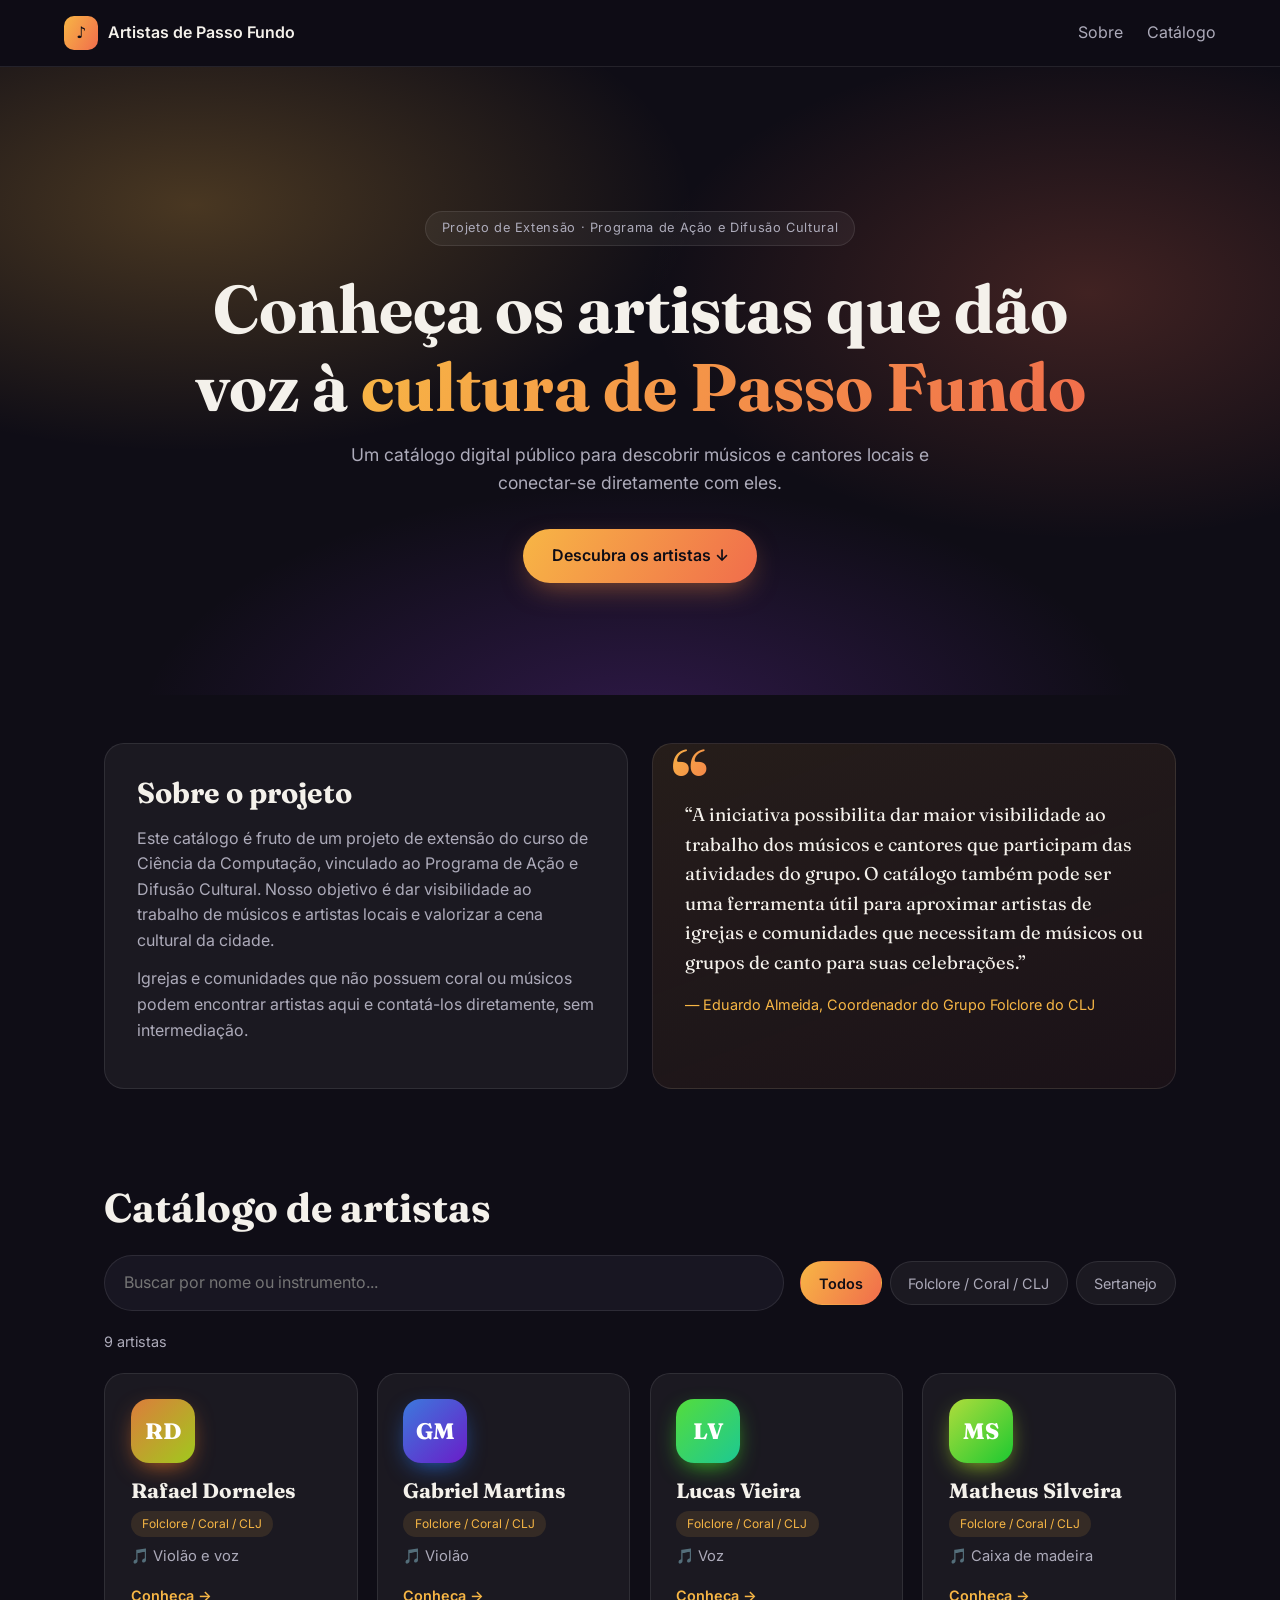
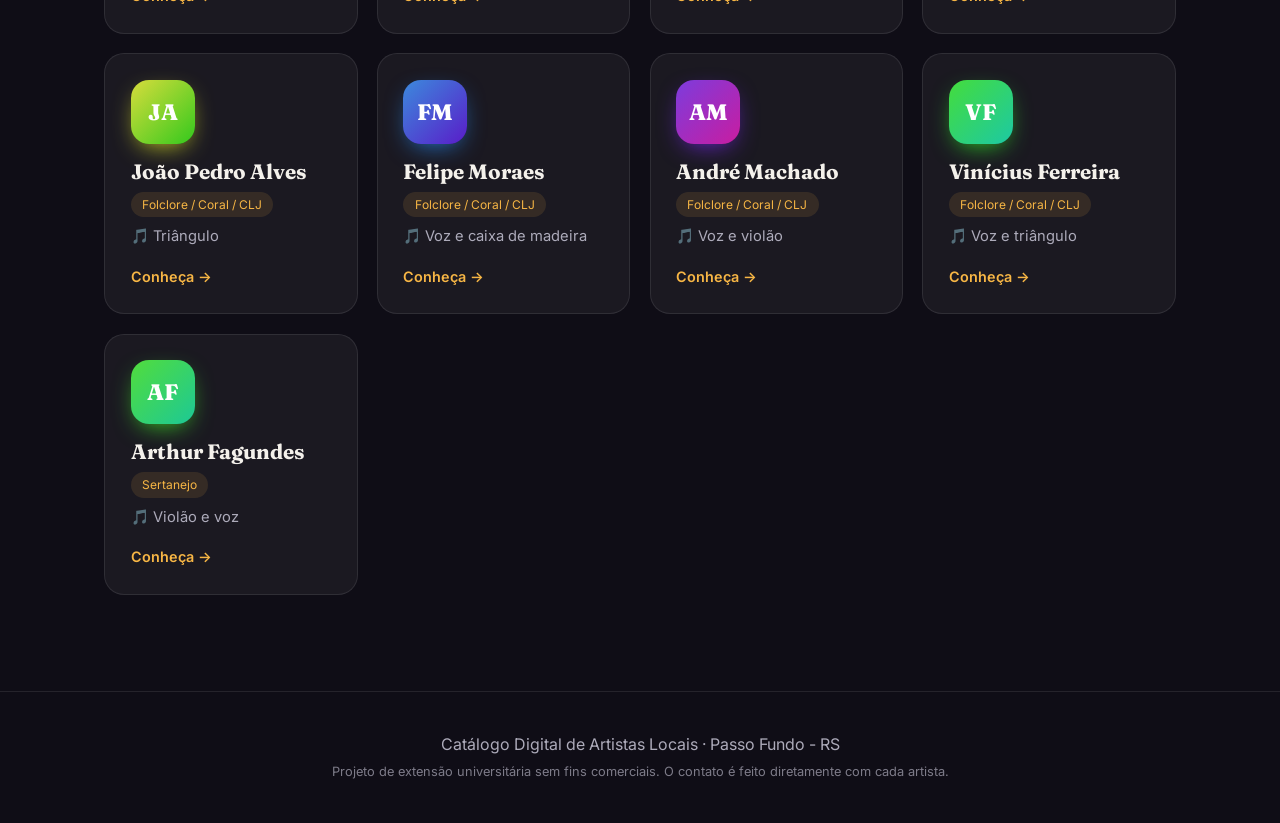
<file: index.html>
<!DOCTYPE html>
<html lang="pt-BR">
<head>
  <meta charset="UTF-8">
  <meta name="viewport" content="width=device-width, initial-scale=1.0">
  <title>Catálogo Digital de Artistas Locais | Passo Fundo - RS</title>
  <meta name="description" content="Conheça músicos e artistas locais de Passo Fundo - RS. Projeto de extensão universitária de difusão e valorização cultural.">
  <link rel="preconnect" href="https://fonts.googleapis.com">
  <link href="https://fonts.googleapis.com/css2?family=Fraunces:opsz,wght@9..144,600;9..144,800&family=Inter:wght@400;500;600&display=swap" rel="stylesheet">
  <link rel="stylesheet" href="css/style.css">
</head>
<body>
  <header class="topo">
    <a href="index.html" class="marca"><span class="marca-icone">♪</span> Artistas de Passo Fundo</a>
    <nav><a href="#sobre">Sobre</a><a href="#catalogo">Catálogo</a></nav>
  </header>

  <main>
    <section class="hero">
      <div class="hero-bg"></div>
      <p class="selo">Projeto de Extensão · Programa de Ação e Difusão Cultural</p>
      <h1>Conheça os artistas que dão voz à <em>cultura de Passo Fundo</em></h1>
      <p class="hero-sub">Um catálogo digital público para descobrir músicos e cantores locais e conectar-se diretamente com eles.</p>
      <a href="#catalogo" class="btn" id="btn-descobrir">Descubra os artistas ↓</a>
    </section>

    <section id="sobre" class="sobre">
      <div class="sobre-grid">
        <div class="cartao-info">
          <h2>Sobre o projeto</h2>
          <p>Este catálogo é fruto de um projeto de extensão do curso de Ciência da Computação, vinculado ao Programa de Ação e Difusão Cultural. Nosso objetivo é dar visibilidade ao trabalho de músicos e artistas locais e valorizar a cena cultural da cidade.</p>
          <p>Igrejas e comunidades que não possuem coral ou músicos podem encontrar artistas aqui e contatá-los diretamente, sem intermediação.</p>
        </div>
        <blockquote class="depoimento">
          <p>“A iniciativa possibilita dar maior visibilidade ao trabalho dos músicos e cantores que participam das atividades do grupo. O catálogo também pode ser uma ferramenta útil para aproximar artistas de igrejas e comunidades que necessitam de músicos ou grupos de canto para suas celebrações.”</p>
          <footer>— Eduardo Almeida, Coordenador do Grupo Folclore do CLJ</footer>
        </blockquote>
      </div>
    </section>

    <section id="catalogo" class="catalogo">
      <h2>Catálogo de artistas</h2>
      <div class="filtros">
        <input type="search" id="busca" placeholder="Buscar por nome ou instrumento..." aria-label="Buscar artista">
        <div class="chips" id="chips" role="group" aria-label="Filtrar por estilo"></div>
      </div>
      <p class="contagem" id="contagem"></p>
      <div class="grade" id="grade"></div>
    </section>
  </main>

  <footer class="rodape">
    <p>Catálogo Digital de Artistas Locais · Passo Fundo - RS</p>
    <p class="mini">Projeto de extensão universitária sem fins comerciais. O contato é feito diretamente com cada artista.</p>
  </footer>

  <script src="js/data.js"></script>
  <script src="js/app.js"></script>
</body>
</html>
</file>
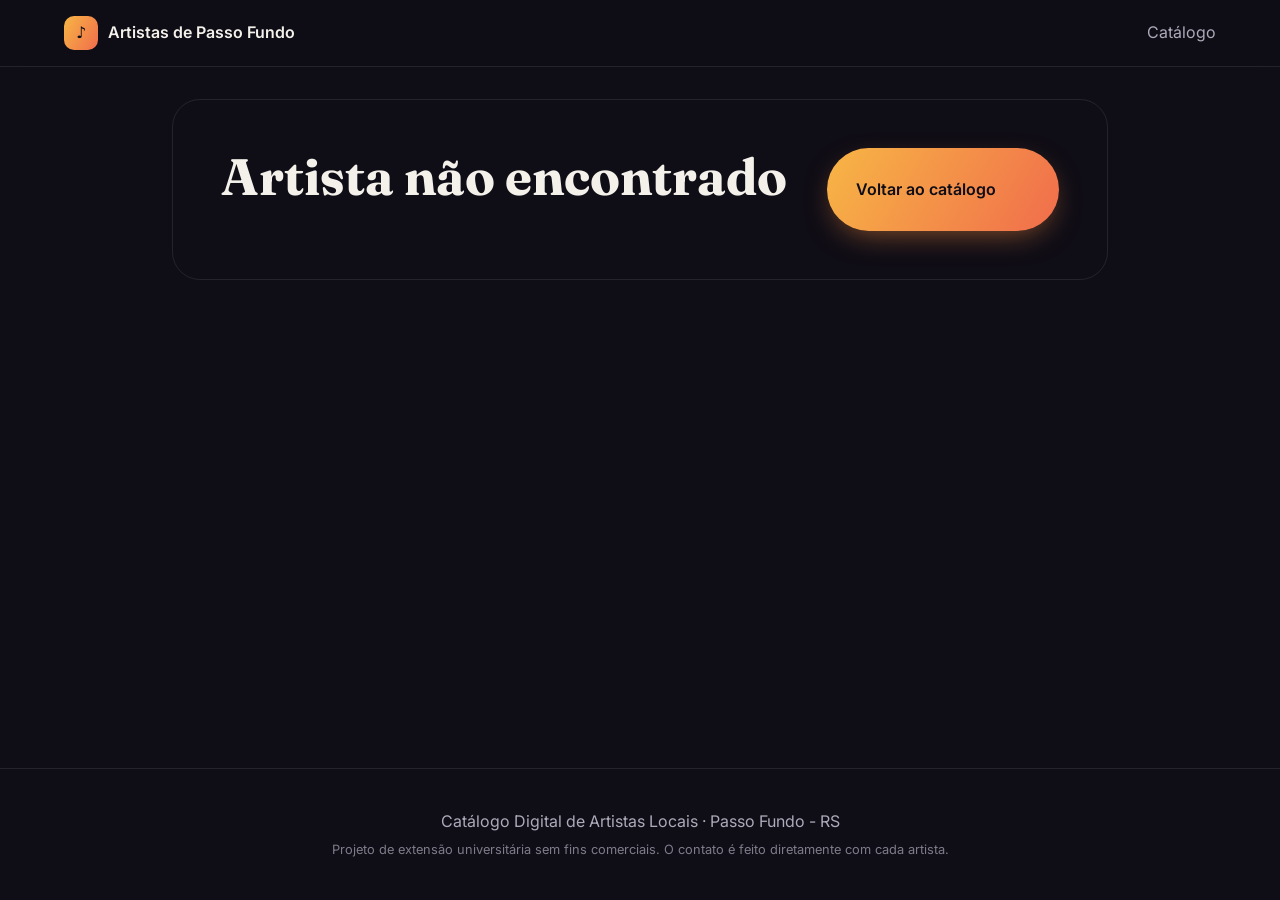
<file: artista.html>
<!DOCTYPE html>
<html lang="pt-BR">
<head>
  <meta charset="UTF-8">
  <meta name="viewport" content="width=device-width, initial-scale=1.0">
  <title>Artista | Catálogo Digital de Artistas Locais</title>
  <meta name="description" content="Conheça o artista local de Passo Fundo - RS e contate-o diretamente.">
  <link rel="preconnect" href="https://fonts.googleapis.com">
  <link href="https://fonts.googleapis.com/css2?family=Fraunces:opsz,wght@9..144,600;9..144,800&family=Inter:wght@400;500;600&display=swap" rel="stylesheet">
  <link rel="stylesheet" href="css/style.css">
</head>
<body>
  <header class="topo">
    <a href="index.html" class="marca"><span class="marca-icone">♪</span> Artistas de Passo Fundo</a>
    <nav><a href="index.html#catalogo">Catálogo</a></nav>
  </header>
  <main class="perfil-wrap" id="perfil"></main>
  <footer class="rodape">
    <p>Catálogo Digital de Artistas Locais · Passo Fundo - RS</p>
    <p class="mini">Projeto de extensão universitária sem fins comerciais. O contato é feito diretamente com cada artista.</p>
  </footer>
  <script src="js/data.js"></script>
  <script src="js/artista.js"></script>
</body>
</html>
</file>
<file: css/style.css>
:root {
  --bg: hsl(250 25% 7%);
  --bg2: hsl(250 20% 11%);
  --vidro: hsla(250, 30%, 100%, .05);
  --borda: hsla(0, 0%, 100%, .09);
  --texto: hsl(40 30% 94%);
  --suave: hsl(250 10% 70%);
  --ouro: hsl(38 92% 62%);
  --coral: hsl(12 85% 62%);
  --grad: linear-gradient(120deg, var(--ouro), var(--coral));
  --raio: 20px;
}
* { box-sizing: border-box; margin: 0; padding: 0; }
html { scroll-behavior: smooth; }
body {
  font-family: "Inter", system-ui, sans-serif; background: var(--bg); color: var(--texto);
  line-height: 1.6; min-height: 100vh; display: flex; flex-direction: column;
}
main { flex: 1; }
a { color: inherit; text-decoration: none; }
h1, h2, h3 { font-family: "Fraunces", Georgia, serif; line-height: 1.15; }

/* Topo */
.topo {
  position: sticky; top: 0; z-index: 10; display: flex; justify-content: space-between; align-items: center;
  padding: 1rem clamp(1rem, 5vw, 4rem); backdrop-filter: blur(14px);
  background: hsla(250, 25%, 7%, .7); border-bottom: 1px solid var(--borda);
}
.marca { font-weight: 600; display: flex; gap: .6rem; align-items: center; }
.marca-icone {
  width: 34px; height: 34px; border-radius: 10px; display: grid; place-items: center;
  background: var(--grad); color: var(--bg); font-weight: 800;
}
.topo nav { display: flex; gap: 1.5rem; }
.topo nav a { color: var(--suave); transition: color .2s; }
.topo nav a:hover { color: var(--ouro); }

/* Hero */
.hero {
  position: relative; overflow: hidden; text-align: center;
  padding: clamp(5rem, 14vw, 9rem) 1.5rem clamp(4rem, 10vw, 7rem);
}
.hero-bg {
  position: absolute; inset: -20%; z-index: -1;
  background:
    radial-gradient(40% 40% at 25% 30%, hsla(38, 92%, 62%, .25), transparent 70%),
    radial-gradient(35% 40% at 75% 40%, hsla(12, 85%, 62%, .22), transparent 70%),
    radial-gradient(40% 40% at 50% 90%, hsla(270, 70%, 55%, .25), transparent 70%);
  animation: flutuar 14s ease-in-out infinite alternate;
}
@keyframes flutuar { to { transform: translate(3%, -4%) rotate(6deg); } }
.selo {
  display: inline-block; font-size: .8rem; letter-spacing: .05em; padding: .4rem 1rem;
  border: 1px solid var(--borda); border-radius: 99px; background: var(--vidro); color: var(--suave);
}
.hero h1 { font-size: clamp(2.2rem, 6vw, 4.2rem); max-width: 900px; margin: 1.5rem auto 1rem; }
.hero h1 em { font-style: normal; background: var(--grad); -webkit-background-clip: text; background-clip: text; color: transparent; }
.hero-sub { color: var(--suave); max-width: 600px; margin: 0 auto 2rem; font-size: 1.1rem; }

.btn {
  display: inline-flex; gap: .6rem; align-items: center; padding: .9rem 1.8rem; border-radius: 99px;
  background: var(--grad); color: var(--bg); font-weight: 600;
  box-shadow: 0 10px 30px -10px hsla(25, 90%, 60%, .6); transition: transform .2s, box-shadow .2s;
}
.btn:hover { transform: translateY(-3px); box-shadow: 0 16px 40px -10px hsla(25, 90%, 60%, .8); }

/* Sobre */
.sobre, .catalogo { padding: 3rem clamp(1rem, 5vw, 4rem); max-width: 1200px; margin: 0 auto; width: 100%; }
.sobre-grid { display: grid; grid-template-columns: repeat(auto-fit, minmax(300px, 1fr)); gap: 1.5rem; }
.cartao-info, .depoimento {
  background: var(--vidro); border: 1px solid var(--borda); border-radius: var(--raio); padding: 2rem;
}
.cartao-info h2 { font-size: 1.8rem; margin-bottom: 1rem; }
.cartao-info p { color: var(--suave); margin-bottom: .8rem; }
.depoimento { position: relative; background: linear-gradient(160deg, hsla(38, 92%, 62%, .1), hsla(12, 85%, 62%, .05)); }
.depoimento::before {
  content: "“"; position: absolute; top: -.5rem; left: 1.2rem; font: 800 5rem "Fraunces", serif;
  background: var(--grad); -webkit-background-clip: text; background-clip: text; color: transparent;
}
.depoimento p { font-family: "Fraunces", serif; font-size: 1.15rem; margin-top: 1.5rem; }
.depoimento footer { margin-top: 1rem; color: var(--ouro); font-size: .9rem; }

/* Catálogo */
.catalogo h2 { font-size: clamp(1.8rem, 4vw, 2.5rem); margin-bottom: 1.5rem; }
.filtros { display: flex; flex-wrap: wrap; gap: 1rem; align-items: center; }
#busca {
  flex: 1 1 260px; padding: .9rem 1.2rem; border-radius: 99px; border: 1px solid var(--borda);
  background: var(--bg2); color: var(--texto); font: inherit; outline: none; transition: border-color .2s, box-shadow .2s;
}
#busca:focus { border-color: var(--ouro); box-shadow: 0 0 0 4px hsla(38, 92%, 62%, .15); }
.chips { display: flex; flex-wrap: wrap; gap: .5rem; }
.chip {
  padding: .6rem 1.1rem; border-radius: 99px; border: 1px solid var(--borda); background: var(--vidro);
  color: var(--suave); font: inherit; font-size: .9rem; cursor: pointer; transition: all .2s;
}
.chip:hover { color: var(--texto); border-color: var(--ouro); }
.chip.ativo { background: var(--grad); color: var(--bg); border-color: transparent; font-weight: 600; }
.contagem { color: var(--suave); font-size: .9rem; margin: 1.2rem 0; }

.grade { display: grid; grid-template-columns: repeat(auto-fill, minmax(240px, 1fr)); gap: 1.2rem; }
.card {
  border-radius: var(--raio); background: var(--vidro); border: 1px solid var(--borda);
  transition: transform .3s, border-color .3s, box-shadow .3s; animation: surgir .5s both;
}
@keyframes surgir { from { opacity: 0; transform: translateY(16px); } }
.card:hover {
  transform: translateY(-6px); border-color: hsla(var(--h), 70%, 65%, .5);
  box-shadow: 0 20px 40px -20px hsla(var(--h), 70%, 50%, .6);
}
.card-link { display: flex; flex-direction: column; align-items: flex-start; padding: 1.6rem; height: 100%; }
.avatar {
  width: 64px; height: 64px; border-radius: 18px; display: grid; place-items: center;
  font: 800 1.4rem "Fraunces", serif; color: #fff; margin-bottom: 1rem;
  background: linear-gradient(135deg, hsl(var(--h) 70% 55%), hsl(calc(var(--h) + 50) 75% 45%));
  box-shadow: 0 8px 24px -8px hsl(var(--h) 70% 50%);
}
.card h3 { font-size: 1.3rem; }
.tag {
  display: inline-block; font-size: .75rem; padding: .2rem .7rem; border-radius: 99px; margin: .5rem 0;
  background: hsla(38, 92%, 62%, .12); color: var(--ouro);
}
.instr { color: var(--suave); font-size: .92rem; }
.card-cta { margin-top: auto; padding-top: 1rem; color: var(--ouro); font-weight: 600; font-size: .9rem; transition: transform .2s; }
.card:hover .card-cta { transform: translateX(4px); }
.vazio { color: var(--suave); grid-column: 1 / -1; text-align: center; padding: 3rem; }

/* Perfil */
.perfil-wrap { max-width: 1000px; margin: 0 auto; padding: 2rem clamp(1rem, 5vw, 2rem); width: 100%; }
.voltar { color: var(--suave); display: inline-block; margin-bottom: 1.5rem; transition: color .2s; }
.voltar:hover { color: var(--ouro); }
.perfil {
  display: grid; grid-template-columns: auto 1fr; gap: 2.5rem; padding: clamp(1.5rem, 4vw, 3rem);
  border-radius: 28px; border: 1px solid var(--borda); animation: surgir .5s both;
  background: radial-gradient(60% 80% at 0% 0%, hsla(var(--h), 70%, 50%, .18), transparent), var(--vidro);
}
.avatar.grande { width: 160px; height: 160px; border-radius: 40px; font-size: 3.5rem; }
.perfil h1 { font-size: clamp(2rem, 5vw, 3.2rem); margin-bottom: 1.5rem; }
.perfil h2 { font-size: 1.3rem; margin: 1.8rem 0 .6rem; }
.dados { display: grid; grid-template-columns: repeat(auto-fit, minmax(150px, 1fr)); gap: 1rem; }
.dados div { background: var(--bg2); border: 1px solid var(--borda); border-radius: 14px; padding: .9rem 1rem; }
.dados dt { font-size: .75rem; text-transform: uppercase; letter-spacing: .08em; color: var(--suave); }
.dados dd { font-weight: 600; }
.historico { color: var(--suave); font-size: 1.05rem; }
.contato { margin-top: 2rem; padding-top: .5rem; border-top: 1px solid var(--borda); }
.contato p { color: var(--suave); margin-bottom: 1rem; font-size: .95rem; }
.btn.insta { background: linear-gradient(120deg, #f58529, #dd2a7b, #8134af); color: #fff; box-shadow: 0 10px 30px -10px #dd2a7b; }

.rodape { text-align: center; padding: 2.5rem 1rem; border-top: 1px solid var(--borda); color: var(--suave); margin-top: 3rem; }
.rodape .mini { font-size: .8rem; opacity: .7; margin-top: .3rem; }

@media (max-width: 640px) {
  .perfil { grid-template-columns: 1fr; text-align: center; justify-items: center; }
  .dados { text-align: left; width: 100%; }
  .topo nav { gap: 1rem; font-size: .9rem; }
}
@media (prefers-reduced-motion: reduce) { * { animation: none !important; transition: none !important; } }
</file>
